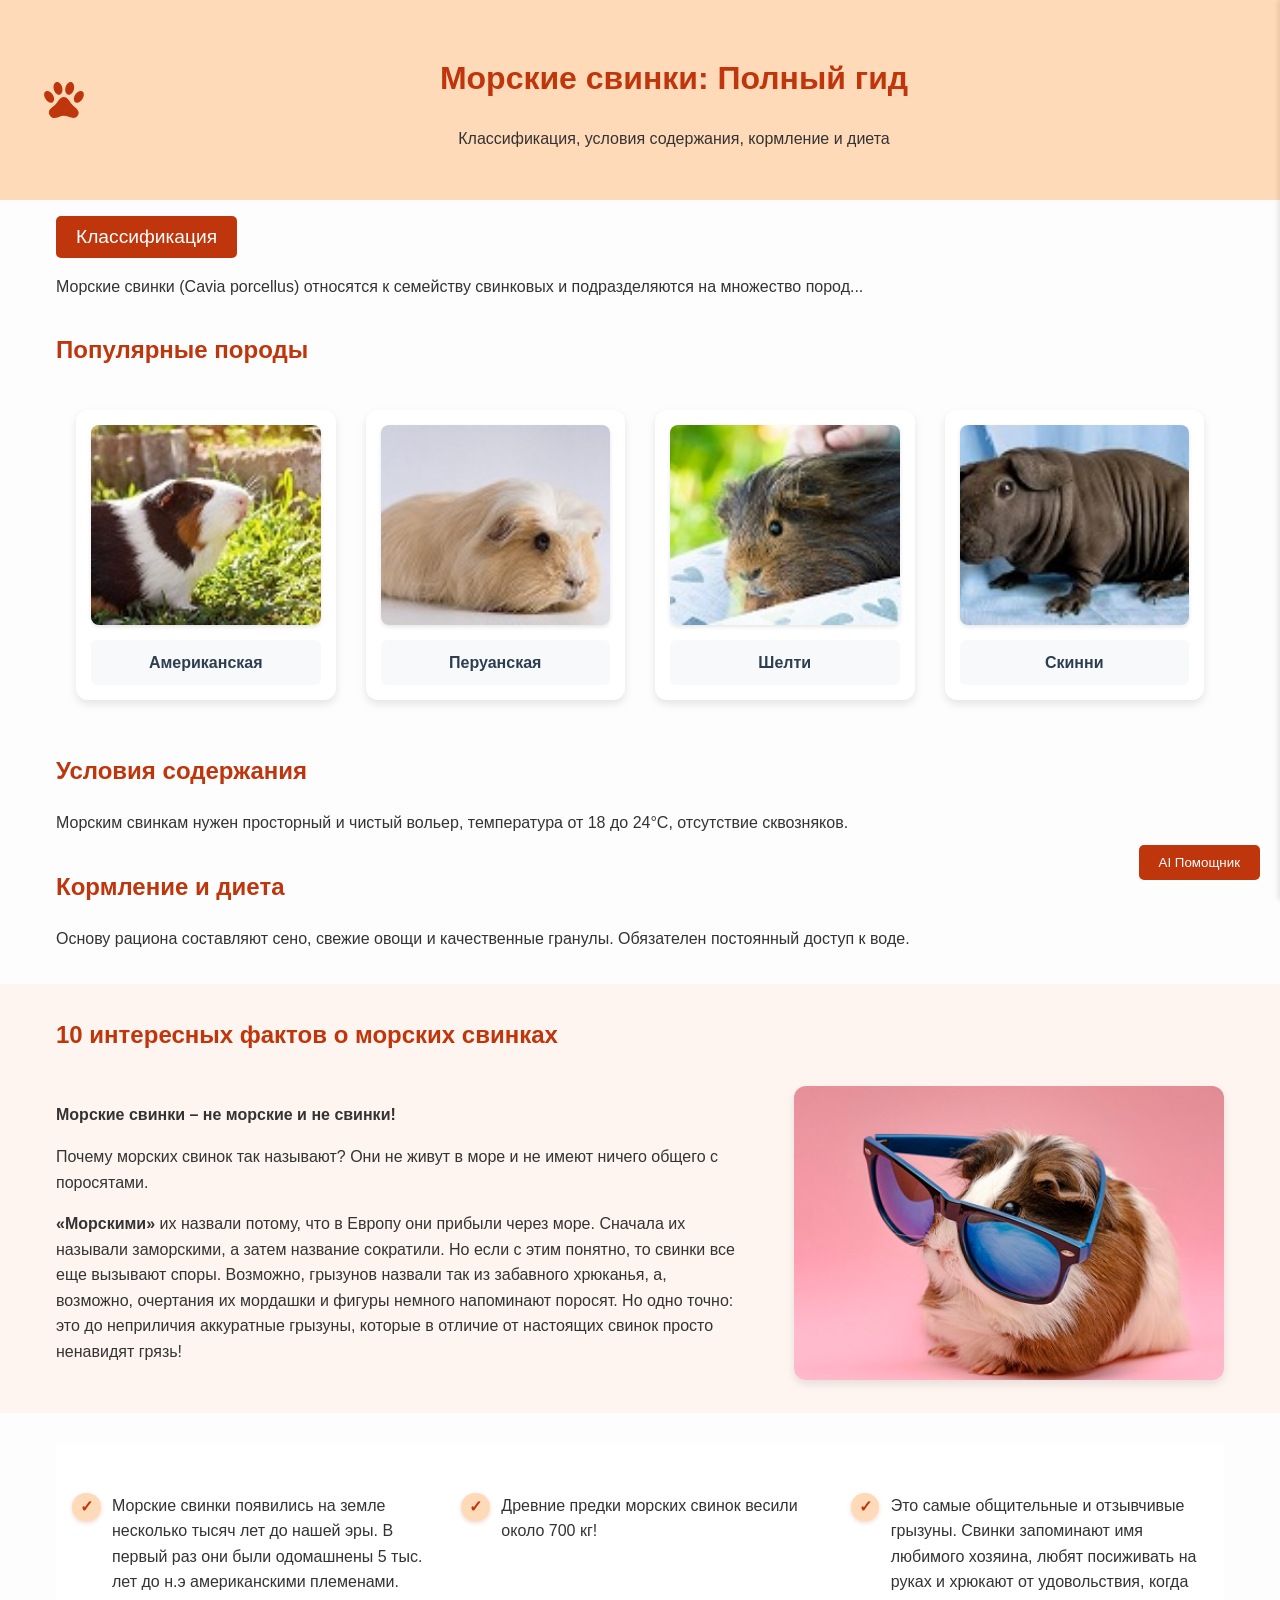
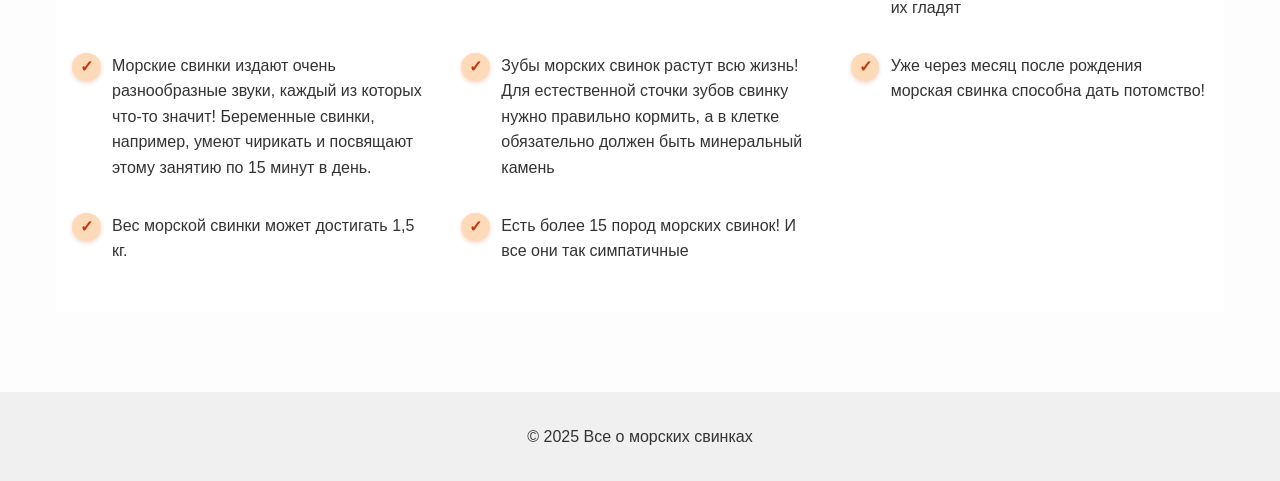
<file: index.html>
<!DOCTYPE html>
<html lang="ru">

<head>
  <meta charset="UTF-8">
  <meta name="viewport" content="width=device-width, initial-scale=1.0">
  <title>Морские свинки: Полный гид</title>
  <link rel="stylesheet" href="style.css">
  <link rel="icon" type="image/svg+xml" href="images/paw-icon.svg">
</head>

<body>
  <header>
    <div class="header-content">
      <img src="images/paw-icon.svg" alt="Лапка" class="paw-icon">
      <div>
        <h1>Морские свинки: Полный гид</h1>
        <p>Классификация, условия содержания, кормление и диета</p>
      </div>
    </div>
  </header>
  <main>
    <section>
      <button class="wiki-button" onclick="window.open('https://ru.wikipedia.org/wiki/%D0%9C%D0%BE%D1%80%D1%81%D0%BA%D0%B0%D1%8F_%D1%81%D0%B2%D0%B8%D0%BD%D0%BA%D0%B0', '_blank')">Классификация</button>
      <p>Морские свинки (Cavia porcellus) относятся к семейству свинковых и подразделяются на множество пород...</p>
    </section>
    <section>
      <h2>Популярные породы</h2>
      <div class="gallery">
        <div class="gallery-item">
          <img src="images/cute-guinea-pig-green-grass-garden1.jpg" alt="Американская морская свинка">
          <a href="#" class="breed-link" data-breed="american">Американская</a>
        </div>
        <div class="gallery-item">
          <img src="images/closeup-shot-guinea-pig-isolated-white-table2.jpg" alt="Перуанская морская свинка">
          <a href="#" class="breed-link" data-breed="peruvian">Перуанская</a>
        </div>
        <div class="gallery-item">
          <img src="images/guinea-pig-child-s-hands-close-up3.jpg" alt="Шелти">
          <a href="#" class="breed-link" data-breed="sheltie">Шелти</a>
        </div>
        <div class="gallery-item">
          <img src="images/images.jpeg4.jpeg" alt="Скинни">
          <a href="#" class="breed-link" data-breed="skinny">Скинни</a>
        </div>
      </div>
    </section>
    <section>
      <h2>Условия содержания</h2>
      <p>Морским свинкам нужен просторный и чистый вольер, температура от 18 до 24°C, отсутствие сквозняков.</p>
    </section>
    <section>
      <h2>Кормление и диета</h2>
      <p>Основу рациона составляют сено, свежие овощи и качественные гранулы. Обязателен постоянный доступ к воде.</p>
    </section>

    <section class="facts-section">
      <h2>10 интересных фактов о морских свинках</h2>
      <div class="fact-container">
        <div class="fact-text">
          <p><strong>Морские свинки – не морские и не свинки!</strong></p>
          <p>Почему морских свинок так называют? Они не живут в море и не имеют ничего общего с поросятами.</p>
          <p><strong>«Морскими»</strong> их назвали потому, что в Европу они прибыли через море. Сначала их называли заморскими, а затем название сократили. Но если с этим понятно, то свинки все еще вызывают споры. Возможно, грызунов назвали так из забавного хрюканья, а, возможно, очертания их мордашки и фигуры немного напоминают поросят. Но одно точно: это до неприличия аккуратные грызуны, которые в отличие от настоящих свинок просто ненавидят грязь!</p>
        </div>
        <div class="fact-image">
          <img src="images/cute-guinea-pig-wearing-sunglasses5.jpg" alt="Морская свинка в очках">
        </div>
      </div>
    </section>

    <section class="facts-list-section">
      <div class="facts-list-container">
        <ul class="facts-list">
          <li>Морские свинки появились на земле несколько тысяч лет до нашей эры. В первый раз они были одомашнены 5 тыс. лет до н.э американскими племенами.</li>
          <li>Древние предки морских свинок весили около 700 кг!</li>
          <li>Это самые общительные и отзывчивые грызуны. Свинки запоминают имя любимого хозяина, любят посиживать на руках и хрюкают от удовольствия, когда их гладят</li>
          <li>Морские свинки издают очень разнообразные звуки, каждый из которых что-то значит! Беременные свинки, например, умеют чирикать и посвящают этому занятию по 15 минут в день.</li>
          <li>Зубы морских свинок растут всю жизнь! Для естественной сточки зубов свинку нужно правильно кормить, а в клетке обязательно должен быть минеральный камень</li>
          <li>Уже через месяц после рождения морская свинка способна дать потомство!</li>
          <li>Вес морской свинки может достигать 1,5 кг.</li>
          <li>Есть более 15 пород морских свинок! И все они так симпатичные</li>
        </ul>
      </div>
    </section>
  </main>
  <footer>
    <p>&copy; 2025 Все о морских свинках</p>
  </footer>

  <div class="ai-panel">
    <div class="ai-panel-content">
      <h3>AI Помощник</h3>
      <p>Здесь вы можете получить помощь по содержанию морских свинок. Спросите меня о питании, содержании, здоровье или поведении морских свинок!</p>
      <div class="ai-input-container">
        <textarea id="ai-input" placeholder="Введите ваш вопрос... Например: Что едят морские свинки?"></textarea>
        <button id="ai-search-btn" class="ai-search-button">Спросить</button>
      </div>
      <div id="ai-messages"></div>
    </div>
  </div>
  
  <button class="toggle-ai-button" onclick="toggleAIPanel()">AI Помощник</button>

  <script src="ai-helper.js"></script>
  <script>
    const panel = document.querySelector('.ai-panel');
    const toggleButton = document.querySelector('.toggle-ai-button');
    const searchButton = document.getElementById('ai-search-btn');
    const aiInput = document.getElementById('ai-input');
    const aiMessages = document.getElementById('ai-messages');
    const aiHelper = new AIHelper();

    // Функция для подстройки высоты изображения
    function adjustImageHeight() {
      const textBlock = document.querySelector('.fact-text');
      const imageContainer = document.querySelector('.fact-image');
      if (textBlock && imageContainer) {
        const textHeight = textBlock.offsetHeight;
        imageContainer.style.height = `${textHeight}px`;
      }
    }

    // Вызываем функцию при загрузке страницы и при изменении размера окна
    window.addEventListener('load', adjustImageHeight);
    window.addEventListener('resize', adjustImageHeight);

    // Описания пород
    const breedDescriptions = {
      american: {
        title: "Американская морская свинка",
        description: "Американская морская свинка - одна из самых распространенных пород. Отличается короткой, гладкой шерстью и округлым телосложением. Обладает спокойным характером, что делает её идеальным питомцем для начинающих. Уход за шерстью минимальный."
      },
      peruvian: {
        title: "Перуанская морская свинка",
        description: "Перуанская морская свинка славится своей длинной, шелковистой шерстью, которая может вырастать до 50 см. Требует ежедневного расчесывания и особого внимания к гигиене. Обладает мягким, дружелюбным характером."
      },
      sheltie: {
        title: "Шелти",
        description: "Шелти - порода с длинной, струящейся шерстью, растущей от головы к хвосту. Отличается активным и общительным характером. Нуждается в регулярном уходе за шерстью и ежедневном внимании хозяина."
      },
      skinny: {
        title: "Скинни",
        description: "Скинни - необычная порода, практически лишенная шерсти. Имеет очень нежную кожу, которая нуждается в особой защите от холода и солнца. Отличается ласковым характером и высокой потребностью в тепле. Идеально подходит для содержания в квартире."
      }
    };

    function toggleAIPanel() {
      panel.classList.toggle('active');
      toggleButton.classList.toggle('hidden');
      
      // Очищаем содержимое AI помощника при закрытии
      if (!panel.classList.contains('active')) {
        aiMessages.innerHTML = '';
        aiInput.value = '';
      }
    }

    // Создаем элемент для описания породы
    const breedDescription = document.createElement('div');
    breedDescription.className = 'breed-description';
    document.body.appendChild(breedDescription);

    // Обработчик кликов по ссылкам пород
    document.querySelectorAll('.breed-link').forEach(link => {
      link.addEventListener('click', (e) => {
        e.preventDefault();
        const breed = e.target.dataset.breed;
        const description = breedDescriptions[breed];
        
        breedDescription.innerHTML = `
          <button class="close-description">&times;</button>
          <h3>${description.title}</h3>
          <p>${description.description}</p>
        `;
        
        breedDescription.classList.add('active');
        
        // Обработчик закрытия описания
        breedDescription.querySelector('.close-description').addEventListener('click', () => {
          breedDescription.classList.remove('active');
        });
      });
    });

    // Закрытие описания при клике вне его
    document.addEventListener('click', (e) => {
      if (!breedDescription.contains(e.target) && !e.target.classList.contains('breed-link')) {
        breedDescription.classList.remove('active');
      }
      
      // Закрытие AI панели при клике вне её
      if (!panel.contains(e.target) && 
          !toggleButton.contains(e.target) && 
          panel.classList.contains('active') &&
          !e.target.closest('.ai-panel') && 
          !e.target.closest('.toggle-ai-button')) {
        toggleAIPanel();
      }
    });

    function formatResponse(text) {
      return text.split('\n').map(line => {
        if (line.startsWith('•')) {
          return `<li>${line.substring(2)}</li>`;
        } else if (line.startsWith('По теме')) {
          return `<h4>${line}</h4><ul>`;
        } else if (line === '') {
          return '</ul>';
        }
        return line;
      }).join('\n');
    }

    // Обработка поиска
    async function handleSearch() {
      const question = aiInput.value.trim();
      if (question) {
        // Добавляем вопрос пользователя
        const userQuestion = document.createElement('div');
        userQuestion.className = 'ai-message user-message';
        userQuestion.textContent = question;
        aiMessages.appendChild(userQuestion);

        // Добавляем индикатор загрузки
        const loadingMessage = document.createElement('div');
        loadingMessage.className = 'ai-message ai-response loading';
        loadingMessage.textContent = 'Думаю...';
        aiMessages.appendChild(loadingMessage);

        try {
          // Получаем ответ от AI
          const response = await aiHelper.processQuestion(question);
          
          // Заменяем индикатор загрузки на ответ
          loadingMessage.innerHTML = formatResponse(response);
          loadingMessage.classList.remove('loading');
        } catch (error) {
          loadingMessage.textContent = 'Извините, произошла ошибка. Попробуйте еще раз.';
          loadingMessage.classList.remove('loading');
        }

        // Очищаем поле ввода
        aiInput.value = '';
        
        // Прокручиваем к последнему сообщению
        aiMessages.scrollTop = aiMessages.scrollHeight;
      }
    }

    searchButton.addEventListener('click', handleSearch);

    // Обработка Enter в текстовом поле
    aiInput.addEventListener('keypress', (e) => {
      if (e.key === 'Enter' && !e.shiftKey) {
        e.preventDefault();
        handleSearch();
      }
    });
  </script>
</body>

</html>
</file>
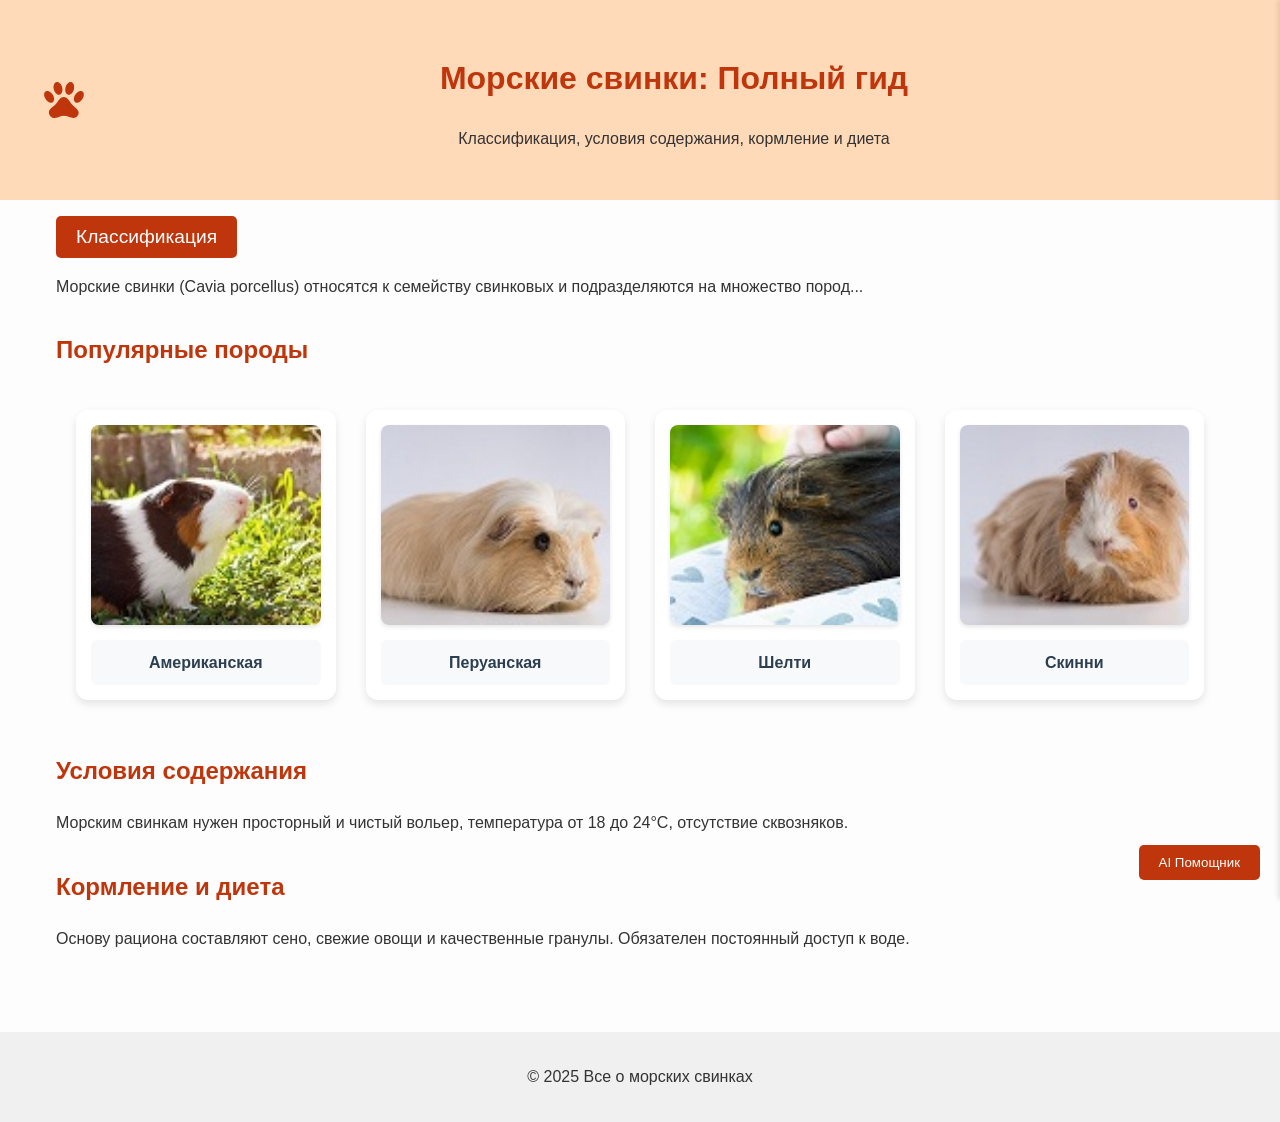
<file: guinea_pigs.html>
<!DOCTYPE html>
<html lang="ru">

<head>
  <meta charset="UTF-8">
  <meta name="viewport" content="width=device-width, initial-scale=1.0">
  <title>Морские свинки: Полный гид</title>
  <link rel="stylesheet" href="style.css">
  <link rel="icon" type="image/svg+xml" href="images/paw-icon.svg">
</head>

<body>
  <header>
    <div class="header-content">
      <img src="images/paw-icon.svg" alt="Лапка" class="paw-icon">
      <div>
        <h1>Морские свинки: Полный гид</h1>
        <p>Классификация, условия содержания, кормление и диета</p>
      </div>
    </div>
  </header>
  <main>
    <section>
      <button class="wiki-button" onclick="window.open('https://ru.wikipedia.org/wiki/%D0%9C%D0%BE%D1%80%D1%81%D0%BA%D0%B0%D1%8F_%D1%81%D0%B2%D0%B8%D0%BD%D0%BA%D0%B0', '_blank')">Классификация</button>
      <p>Морские свинки (Cavia porcellus) относятся к семейству свинковых и подразделяются на множество пород...</p>
    </section>
    <section>
      <h2>Популярные породы</h2>
      <div class="gallery">
        <div class="gallery-item">
          <img src="images/cute-guinea-pig-green-grass-garden1.jpg" alt="Американская морская свинка">
          <a href="#" class="breed-link" data-breed="american">Американская</a>
        </div>
        <div class="gallery-item">
          <img src="images/closeup-shot-guinea-pig-isolated-white-table2.jpg" alt="Перуанская морская свинка">
          <a href="#" class="breed-link" data-breed="peruvian">Перуанская</a>
        </div>
        <div class="gallery-item">
          <img src="images/guinea-pig-child-s-hands-close-up3.jpg" alt="Шелти">
          <a href="#" class="breed-link" data-breed="sheltie">Шелти</a>
        </div>
        <div class="gallery-item">
          <img src="images/closeup-shot-guinea-pig-isolated-white-wall4.jpg" alt="Скинни">
          <a href="#" class="breed-link" data-breed="skinny">Скинни</a>
        </div>
      </div>
    </section>
    <section>
      <h2>Условия содержания</h2>
      <p>Морским свинкам нужен просторный и чистый вольер, температура от 18 до 24°C, отсутствие сквозняков.</p>
    </section>
    <section>
      <h2>Кормление и диета</h2>
      <p>Основу рациона составляют сено, свежие овощи и качественные гранулы. Обязателен постоянный доступ к воде.</p>
    </section>
  </main>
  <footer>
    <p>&copy; 2025 Все о морских свинках</p>
  </footer>

  <div class="ai-panel">
    <div class="ai-panel-content">
      <h3>AI Помощник</h3>
      <p>Здесь вы можете получить помощь по содержанию морских свинок. Спросите меня о питании, содержании, здоровье или поведении морских свинок!</p>
      <div class="ai-input-container">
        <textarea id="ai-input" placeholder="Введите ваш вопрос... Например: Что едят морские свинки?"></textarea>
        <button id="ai-search-btn" class="ai-search-button">Спросить</button>
      </div>
      <div id="ai-messages"></div>
    </div>
  </div>
  
  <button class="toggle-ai-button" onclick="toggleAIPanel()">AI Помощник</button>

  <script src="ai-helper.js"></script>
  <script>
    const panel = document.querySelector('.ai-panel');
    const toggleButton = document.querySelector('.toggle-ai-button');
    const searchButton = document.getElementById('ai-search-btn');
    const aiInput = document.getElementById('ai-input');
    const aiMessages = document.getElementById('ai-messages');
    const aiHelper = new AIHelper();

    // Описания пород
    const breedDescriptions = {
      american: {
        title: "Американская морская свинка",
        description: "Американская морская свинка - одна из самых популярных пород. Характеризуется короткой, гладкой шерстью и округлым телом. Имеет спокойный характер и хорошо подходит для начинающих владельцев. Требует минимального ухода за шерстью."
      },
      peruvian: {
        title: "Перуанская морская свинка",
        description: "Перуанская морская свинка известна своей длинной, шелковистой шерстью, которая может достигать 50 см в длину. Требует регулярного ухода и расчесывания. Имеет спокойный характер и нуждается в особом внимании к гигиене."
      },
      sheltie: {
        title: "Шелти",
        description: "Шелти - порода с длинной шерстью, растущей от головы к хвосту. Отличается дружелюбным характером и высокой активностью. Требует регулярного ухода за шерстью и внимания со стороны хозяина."
      },
      skinny: {
        title: "Скинни",
        description: "Скинни - уникальная порода, практически лишенная шерсти. Имеет нежную кожу, которая требует особого ухода и защиты от холода. Характеризуется дружелюбным характером и высокой потребностью в тепле."
      }
    };

    function toggleAIPanel() {
      panel.classList.toggle('active');
      toggleButton.classList.toggle('hidden');
      
      // Очищаем содержимое AI помощника при закрытии
      if (!panel.classList.contains('active')) {
        aiMessages.innerHTML = '';
        aiInput.value = '';
      }
    }

    // Создаем элемент для описания породы
    const breedDescription = document.createElement('div');
    breedDescription.className = 'breed-description';
    document.body.appendChild(breedDescription);

    // Обработчик кликов по ссылкам пород
    document.querySelectorAll('.breed-link').forEach(link => {
      link.addEventListener('click', (e) => {
        e.preventDefault();
        const breed = e.target.dataset.breed;
        const description = breedDescriptions[breed];
        
        breedDescription.innerHTML = `
          <button class="close-description">&times;</button>
          <h3>${description.title}</h3>
          <p>${description.description}</p>
        `;
        
        breedDescription.classList.add('active');
        
        // Обработчик закрытия описания
        breedDescription.querySelector('.close-description').addEventListener('click', () => {
          breedDescription.classList.remove('active');
        });
      });
    });

    // Закрытие описания при клике вне его
    document.addEventListener('click', (e) => {
      if (!breedDescription.contains(e.target) && !e.target.classList.contains('breed-link')) {
        breedDescription.classList.remove('active');
      }
      
      // Закрытие AI панели при клике вне её
      if (!panel.contains(e.target) && 
          !toggleButton.contains(e.target) && 
          panel.classList.contains('active') &&
          !e.target.closest('.ai-panel') && 
          !e.target.closest('.toggle-ai-button')) {
        toggleAIPanel();
      }
    });

    function formatResponse(text) {
      return text.split('\n').map(line => {
        if (line.startsWith('•')) {
          return `<li>${line.substring(2)}</li>`;
        } else if (line.startsWith('По теме')) {
          return `<h4>${line}</h4><ul>`;
        } else if (line === '') {
          return '</ul>';
        }
        return line;
      }).join('\n');
    }

    // Обработка поиска
    async function handleSearch() {
      const question = aiInput.value.trim();
      if (question) {
        // Добавляем вопрос пользователя
        const userQuestion = document.createElement('div');
        userQuestion.className = 'ai-message user-message';
        userQuestion.textContent = question;
        aiMessages.appendChild(userQuestion);

        // Добавляем индикатор загрузки
        const loadingMessage = document.createElement('div');
        loadingMessage.className = 'ai-message ai-response loading';
        loadingMessage.textContent = 'Думаю...';
        aiMessages.appendChild(loadingMessage);

        try {
          // Получаем ответ от AI
          const response = await aiHelper.processQuestion(question);
          
          // Заменяем индикатор загрузки на ответ
          loadingMessage.innerHTML = formatResponse(response);
          loadingMessage.classList.remove('loading');
        } catch (error) {
          loadingMessage.textContent = 'Извините, произошла ошибка. Попробуйте еще раз.';
          loadingMessage.classList.remove('loading');
        }

        // Очищаем поле ввода
        aiInput.value = '';
        
        // Прокручиваем к последнему сообщению
        aiMessages.scrollTop = aiMessages.scrollHeight;
      }
    }

    searchButton.addEventListener('click', handleSearch);

    // Обработка Enter в текстовом поле
    aiInput.addEventListener('keypress', (e) => {
      if (e.key === 'Enter' && !e.shiftKey) {
        e.preventDefault();
        handleSearch();
      }
    });
  </script>
</body>

</html>
</file>
<file: style.css>
* {
  box-sizing: border-box;
}

body {
  font-family: 'Segoe UI', Tahoma, Geneva, Verdana, sans-serif;
  margin: 0;
  padding: 0;
  line-height: 1.6;
  background-color: #fdfdfd;
  color: #333;
}

header {
  background-color: #ffdab9;
  padding: 2rem;
}

.header-content {
  display: flex;
  align-items: center;
  gap: 20px;
  max-width: 1200px;
  margin: 0 auto;
}

.paw-icon {
  width: 48px;
  height: 48px;
  flex-shrink: 0;
}

.header-content div {
  flex-grow: 1;
  text-align: center;
}

main {
  max-width: 1200px;
  margin: 0 auto;
  padding: 1rem;
}

main > section {
  margin-bottom: 2rem;
}

h1, h2 {
  color: #bf360c;
}

.gallery {
  display: grid;
  grid-template-columns: repeat(auto-fit, minmax(250px, 1fr));
  gap: 30px;
  padding: 20px;
  max-width: 1200px;
  margin: 0 auto;
}

.gallery-item {
  display: flex;
  flex-direction: column;
  align-items: center;
  gap: 15px;
  background: white;
  padding: 15px;
  border-radius: 12px;
  box-shadow: 0 4px 8px rgba(0, 0, 0, 0.1);
  transition: transform 0.3s ease, box-shadow 0.3s ease;
}

.gallery-item:hover {
  transform: translateY(-5px);
  box-shadow: 0 6px 12px rgba(0, 0, 0, 0.15);
}

.gallery-item img {
  width: 100%;
  height: 200px;
  object-fit: cover;
  border-radius: 8px;
  box-shadow: 0 2px 4px rgba(0, 0, 0, 0.1);
}

.breed-link {
  color: #2c3e50;
  text-decoration: none;
  font-weight: bold;
  padding: 10px 20px;
  border-radius: 6px;
  background-color: #f8f9fa;
  transition: all 0.3s ease;
  text-align: center;
  width: 100%;
  margin-top: auto;
}

.breed-link:hover {
  background-color: #e9ecef;
  transform: translateY(-2px);
  color: #bf360c;
}

.breed-description {
  display: none;
  position: fixed;
  top: 50%;
  left: 50%;
  transform: translate(-50%, -50%);
  background-color: white;
  padding: 20px;
  border-radius: 8px;
  box-shadow: 0 4px 8px rgba(0, 0, 0, 0.2);
  max-width: 80%;
  max-height: 80vh;
  overflow-y: auto;
  z-index: 1000;
  width: 600px;
}

.breed-description.active {
  display: block;
}

.breed-description h3 {
  color: #2c3e50;
  margin-bottom: 10px;
}

.breed-description p {
  color: #34495e;
  line-height: 1.6;
}

.close-description {
  position: absolute;
  top: 10px;
  right: 10px;
  background: none;
  border: none;
  font-size: 20px;
  cursor: pointer;
  color: #666;
}

.close-description:hover {
  color: #333;
}

footer {
  background-color: #f0f0f0;
  text-align: center;
  padding: 1rem;
  margin-top: 2rem;
}

@media (max-width: 600px) {
  .gallery img {
    flex: 1 1 100%;
  }
}

.wiki-button {
  background-color: #bf360c;
  color: white;
  border: none;
  padding: 10px 20px;
  font-size: 1.2em;
  border-radius: 5px;
  cursor: pointer;
  transition: background-color 0.3s ease;
}

.wiki-button:hover {
  background-color: #8c1c00;
}

/* AI Panel Styles */
.ai-panel {
  position: fixed;
  right: 0;
  top: 0;
  width: 300px;
  height: 100vh;
  background-color: #fff;
  box-shadow: -2px 0 5px rgba(0,0,0,0.1);
  transform: translateX(100%);
  transition: transform 0.3s ease;
  z-index: 1000;
  padding: 20px;
  overflow-y: auto;
}

.ai-panel.active {
  transform: translateX(0);
}

.toggle-ai-button {
  position: fixed;
  right: 20px;
  bottom: 20px;
  background-color: #bf360c;
  color: white;
  border: none;
  padding: 10px 20px;
  border-radius: 5px;
  cursor: pointer;
  transition: all 0.3s ease;
  z-index: 999;
}

.toggle-ai-button.hidden {
  transform: translateX(400px);
}

.toggle-ai-button:hover {
  background-color: #8c1c00;
}

.ai-panel-content {
  margin-top: 20px;
}

.ai-input-container {
  margin: 15px 0;
  display: flex;
  flex-direction: column;
  gap: 10px;
}

#ai-input {
  width: 100%;
  min-height: 80px;
  padding: 10px;
  border: 1px solid #ddd;
  border-radius: 5px;
  resize: vertical;
  font-family: inherit;
}

.ai-search-button {
  background-color: #bf360c;
  color: white;
  border: none;
  padding: 8px 15px;
  border-radius: 5px;
  cursor: pointer;
  transition: background-color 0.3s ease;
}

.ai-search-button:hover {
  background-color: #8c1c00;
}

#ai-messages {
  margin-top: 20px;
  display: flex;
  flex-direction: column;
  gap: 10px;
  max-height: 400px;
  overflow-y: auto;
}

.ai-message {
  padding: 10px;
  border-radius: 5px;
  max-width: 100%;
  white-space: pre-wrap;
}

.user-message {
  background-color: #f0f0f0;
  align-self: flex-end;
  margin-left: 20px;
}

.ai-response {
  background-color: #ffdab9;
  align-self: flex-start;
  margin-right: 20px;
}

.ai-response.loading {
  background-color: #f0f0f0;
  color: #666;
  font-style: italic;
}

.ai-response h4 {
  margin: 10px 0 5px 0;
  color: #bf360c;
}

.ai-response ul {
  margin: 0;
  padding-left: 20px;
}

.ai-response li {
  margin: 5px 0;
}

#ai-messages::-webkit-scrollbar {
  width: 6px;
}

#ai-messages::-webkit-scrollbar-track {
  background: #f1f1f1;
}

#ai-messages::-webkit-scrollbar-thumb {
  background: #bf360c;
  border-radius: 3px;
}

#ai-messages::-webkit-scrollbar-thumb:hover {
  background: #8c1c00;
}

/* Медиа-запрос для мобильных устройств */
@media (max-width: 768px) {
  .breed-description {
    width: 80%;
    max-width: none;
    padding: 15px;
  }

  .breed-description h3 {
    font-size: 18px;
    margin-bottom: 10px;
  }

  .breed-description p {
    font-size: 14px;
    line-height: 1.5;
  }
}

/* Стили для секции с фактами */
.facts-section {
  padding: 2rem 0;
  background-color: #fff5f0;
  margin: 2rem 0;
  width: 100vw;
  position: relative;
  left: 50%;
  right: 50%;
  margin-left: -50vw;
  margin-right: -50vw;
}

.facts-section h2 {
  max-width: 1200px;
  margin: 0 auto 2rem;
  text-align: left;
  padding: 0 1rem;
}

.fact-container {
  display: flex;
  gap: 30px;
  max-width: 1200px;
  margin: 0 auto;
  align-items: flex-start;
  padding: 0 1rem;
}

.fact-text {
  flex: 1.6;
  line-height: 1.6;
  padding-right: 20px;
}

.fact-text p {
  margin-bottom: 1rem;
  font-size: inherit;
  color: #333;
}

.fact-text strong {
  color: inherit;
  font-size: inherit;
}

.fact-image {
  flex: 1;
  max-width: 500px;
  position: relative;
}

.fact-image img {
  width: 100%;
  height: 100%;
  border-radius: 12px;
  box-shadow: 0 4px 8px rgba(0, 0, 0, 0.1);
  object-fit: cover;
  position: absolute;
  top: 0;
  left: 0;
}

/* Медиа-запрос для мобильных устройств */
@media (max-width: 768px) {
  .fact-container {
    flex-direction: column;
  }

  .fact-image {
    order: -1;
    max-width: 100%;
  }

  .facts-section {
    padding: 1rem;
  }
  
  .facts-section h2 {
    padding: 0 1rem;
  }
}

/* Стили для списка фактов */
.facts-list-section {
  padding: 3rem 0;
  background-color: #fff;
}

.facts-list-container {
  max-width: 1200px;
  margin: 0 auto;
  padding: 0 1rem;
}

.facts-list {
  list-style: none;
  padding: 0;
  margin: 0;
  display: grid;
  grid-template-columns: repeat(auto-fit, minmax(300px, 1fr));
  gap: 2rem;
}

.facts-list li {
  position: relative;
  padding-left: 2.5rem;
  line-height: 1.6;
  color: #333;
}

.facts-list li::before {
  content: '✓';
  position: absolute;
  left: 0;
  top: 0;
  width: 1.8rem;
  height: 1.8rem;
  background-color: #ffdab9;
  border-radius: 50%;
  display: flex;
  align-items: center;
  justify-content: center;
  color: #bf360c;
  font-weight: bold;
  box-shadow: 0 2px 4px rgba(191, 54, 12, 0.2);
  transition: transform 0.2s ease;
}

.facts-list li:hover::before {
  transform: scale(1.1);
  background-color: #ffe4c4;
}

/* Медиа-запрос для мобильных устройств */
@media (max-width: 768px) {
  .facts-list {
    grid-template-columns: 1fr;
    gap: 1.5rem;
  }

  .facts-list li {
    padding-left: 2rem;
  }

  .facts-list li::before {
    width: 1.5rem;
    height: 1.5rem;
    font-size: 0.9rem;
  }
}
</file>
